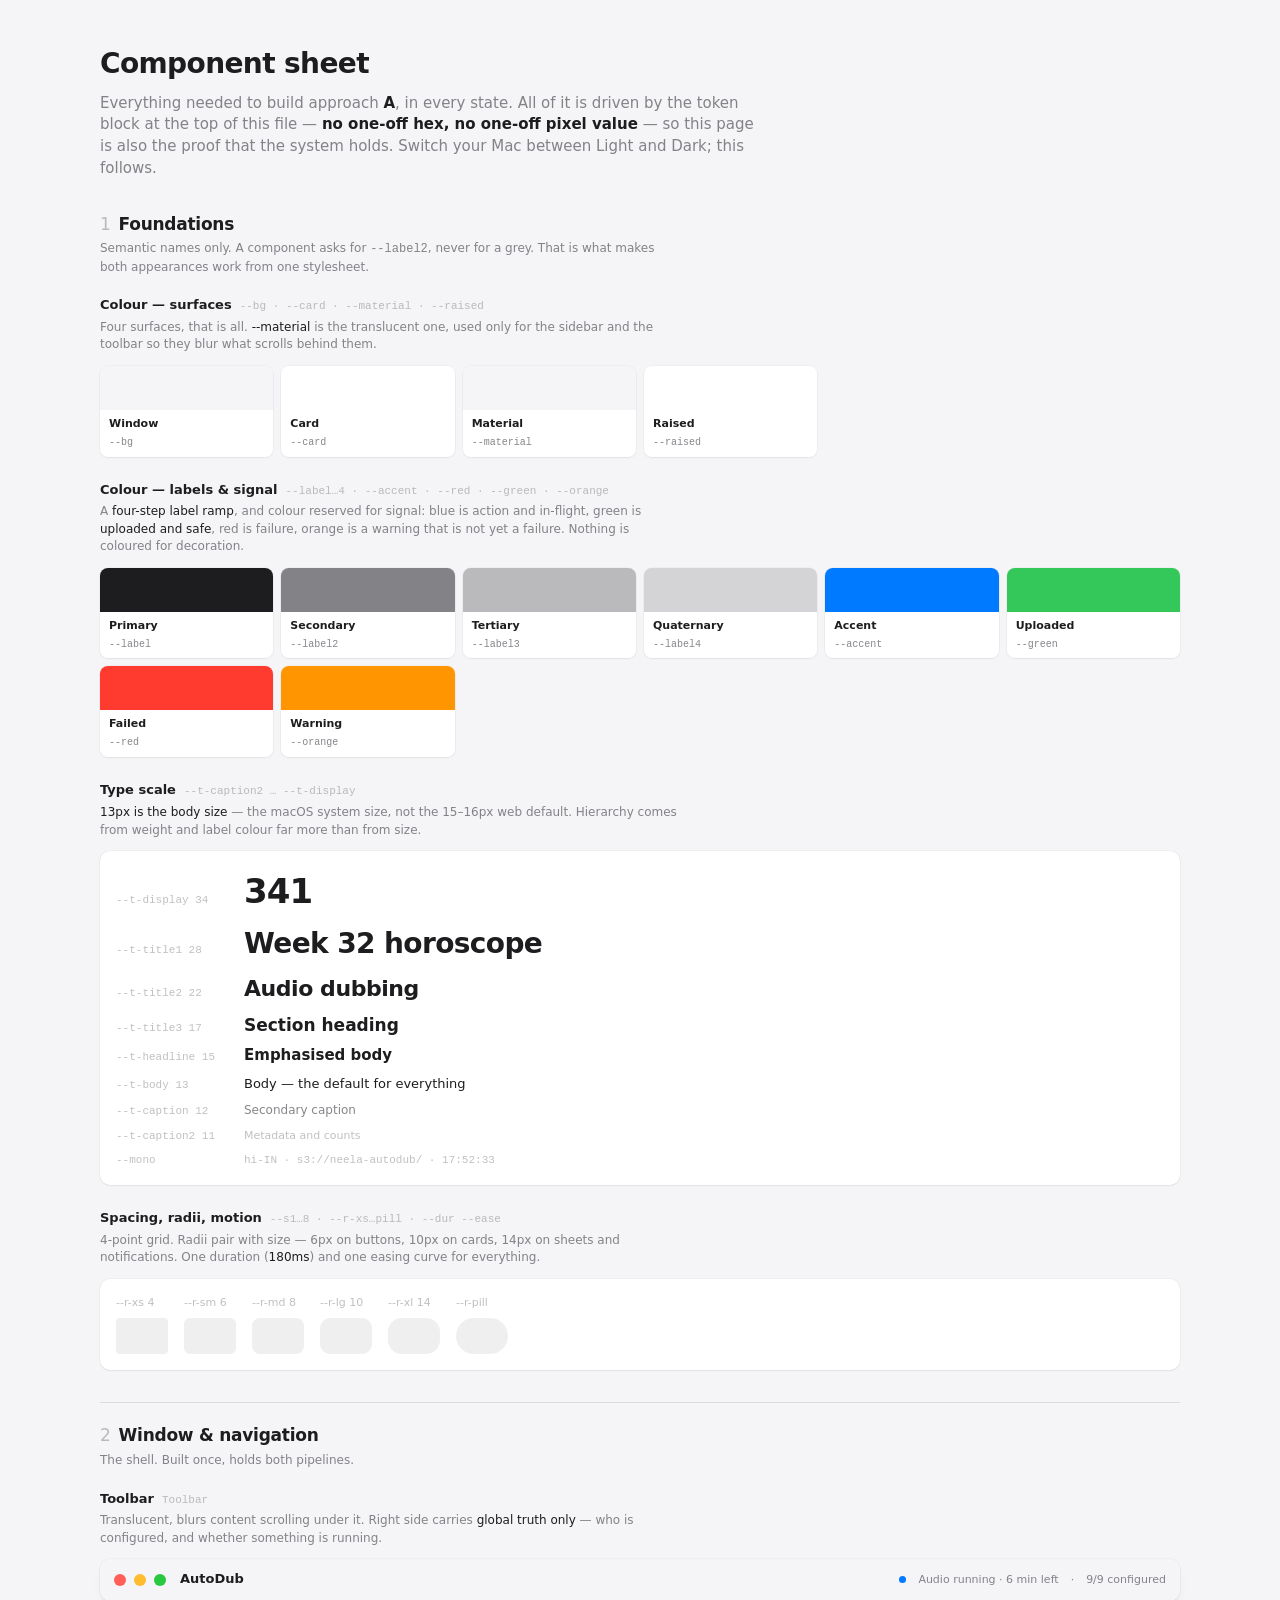
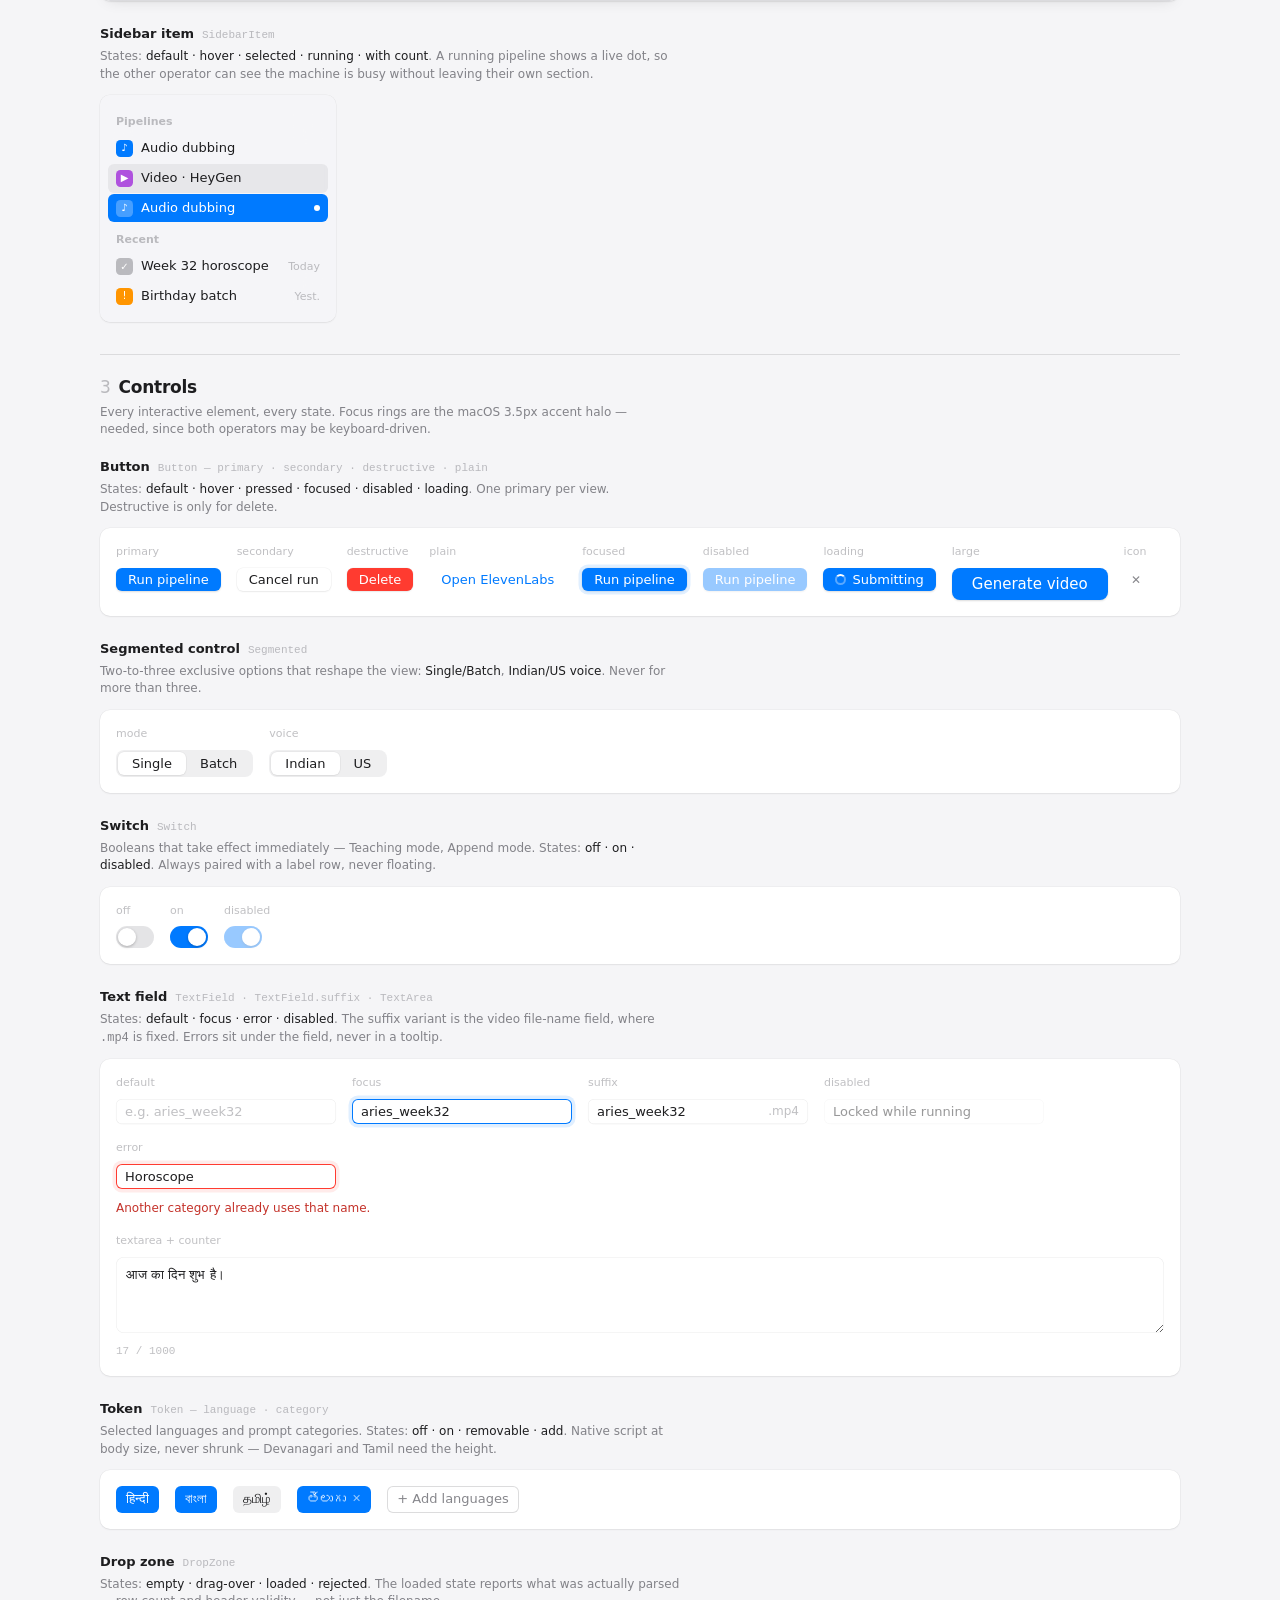
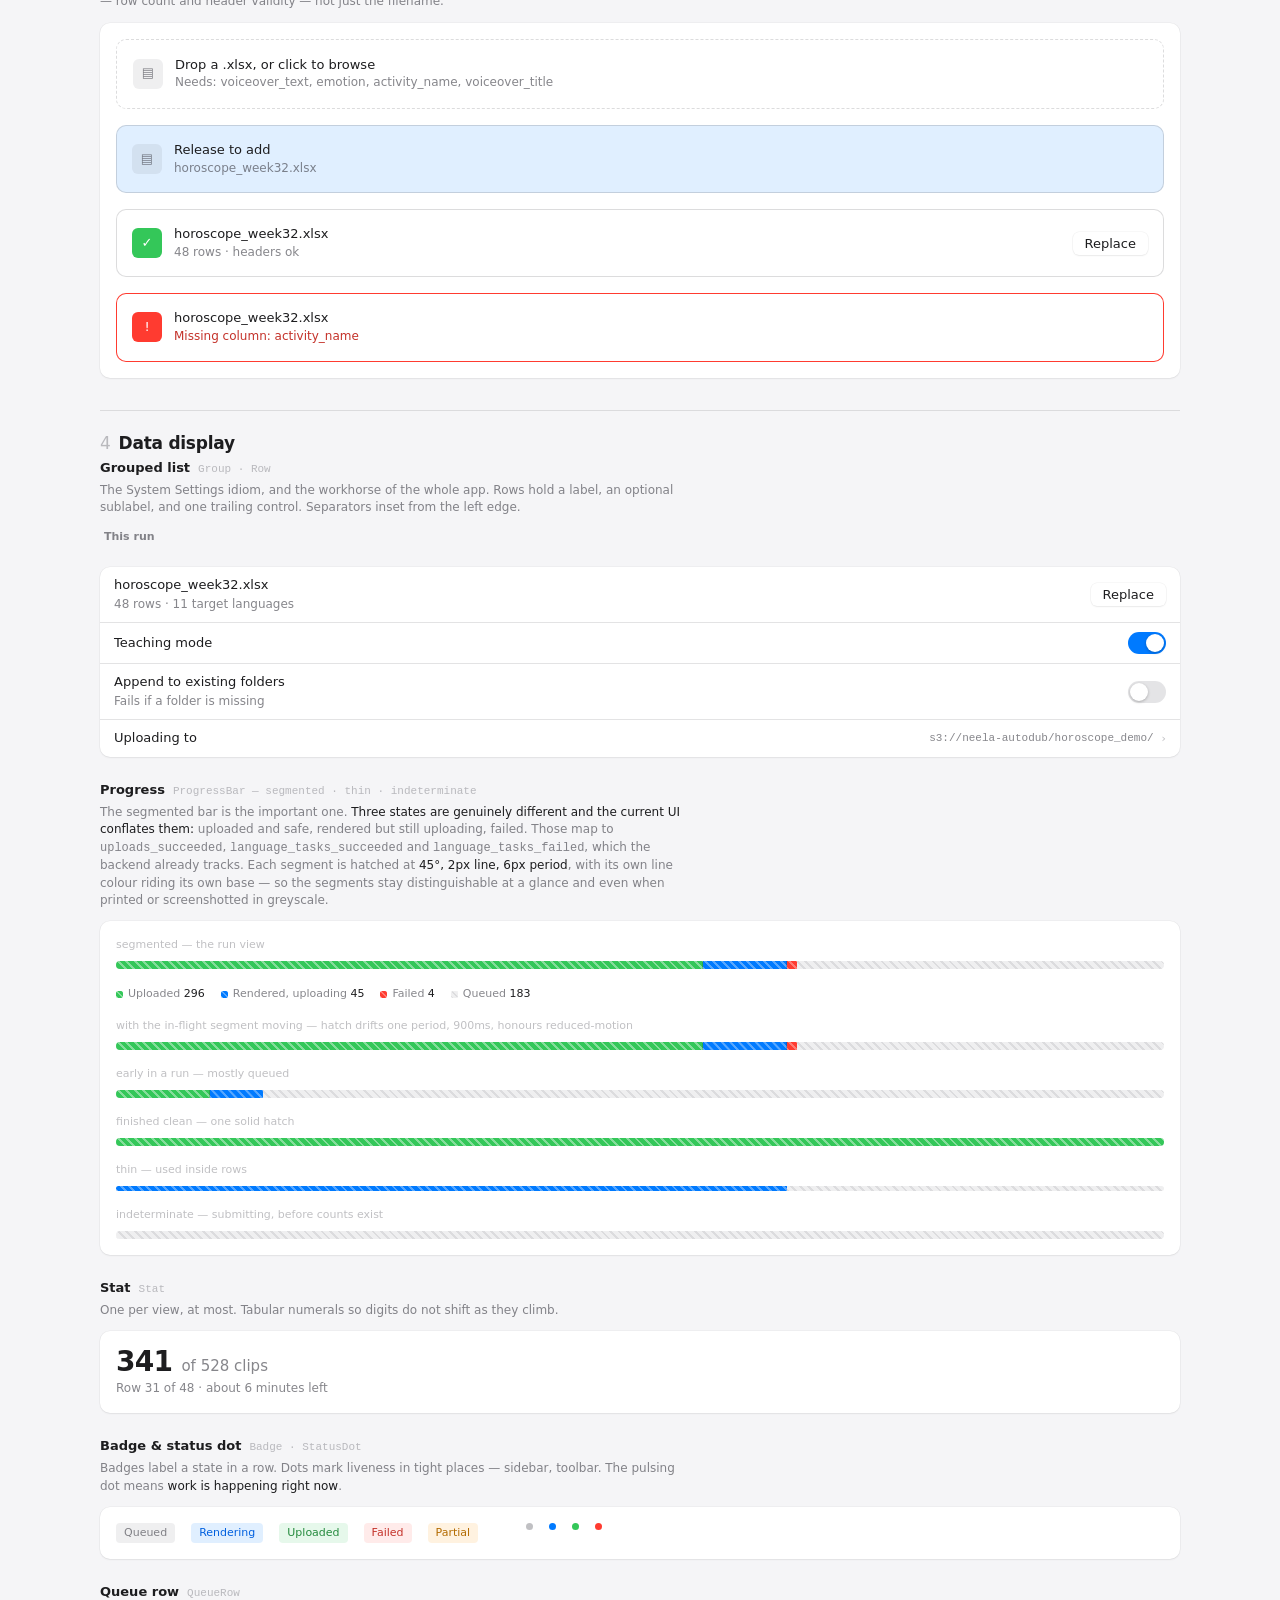
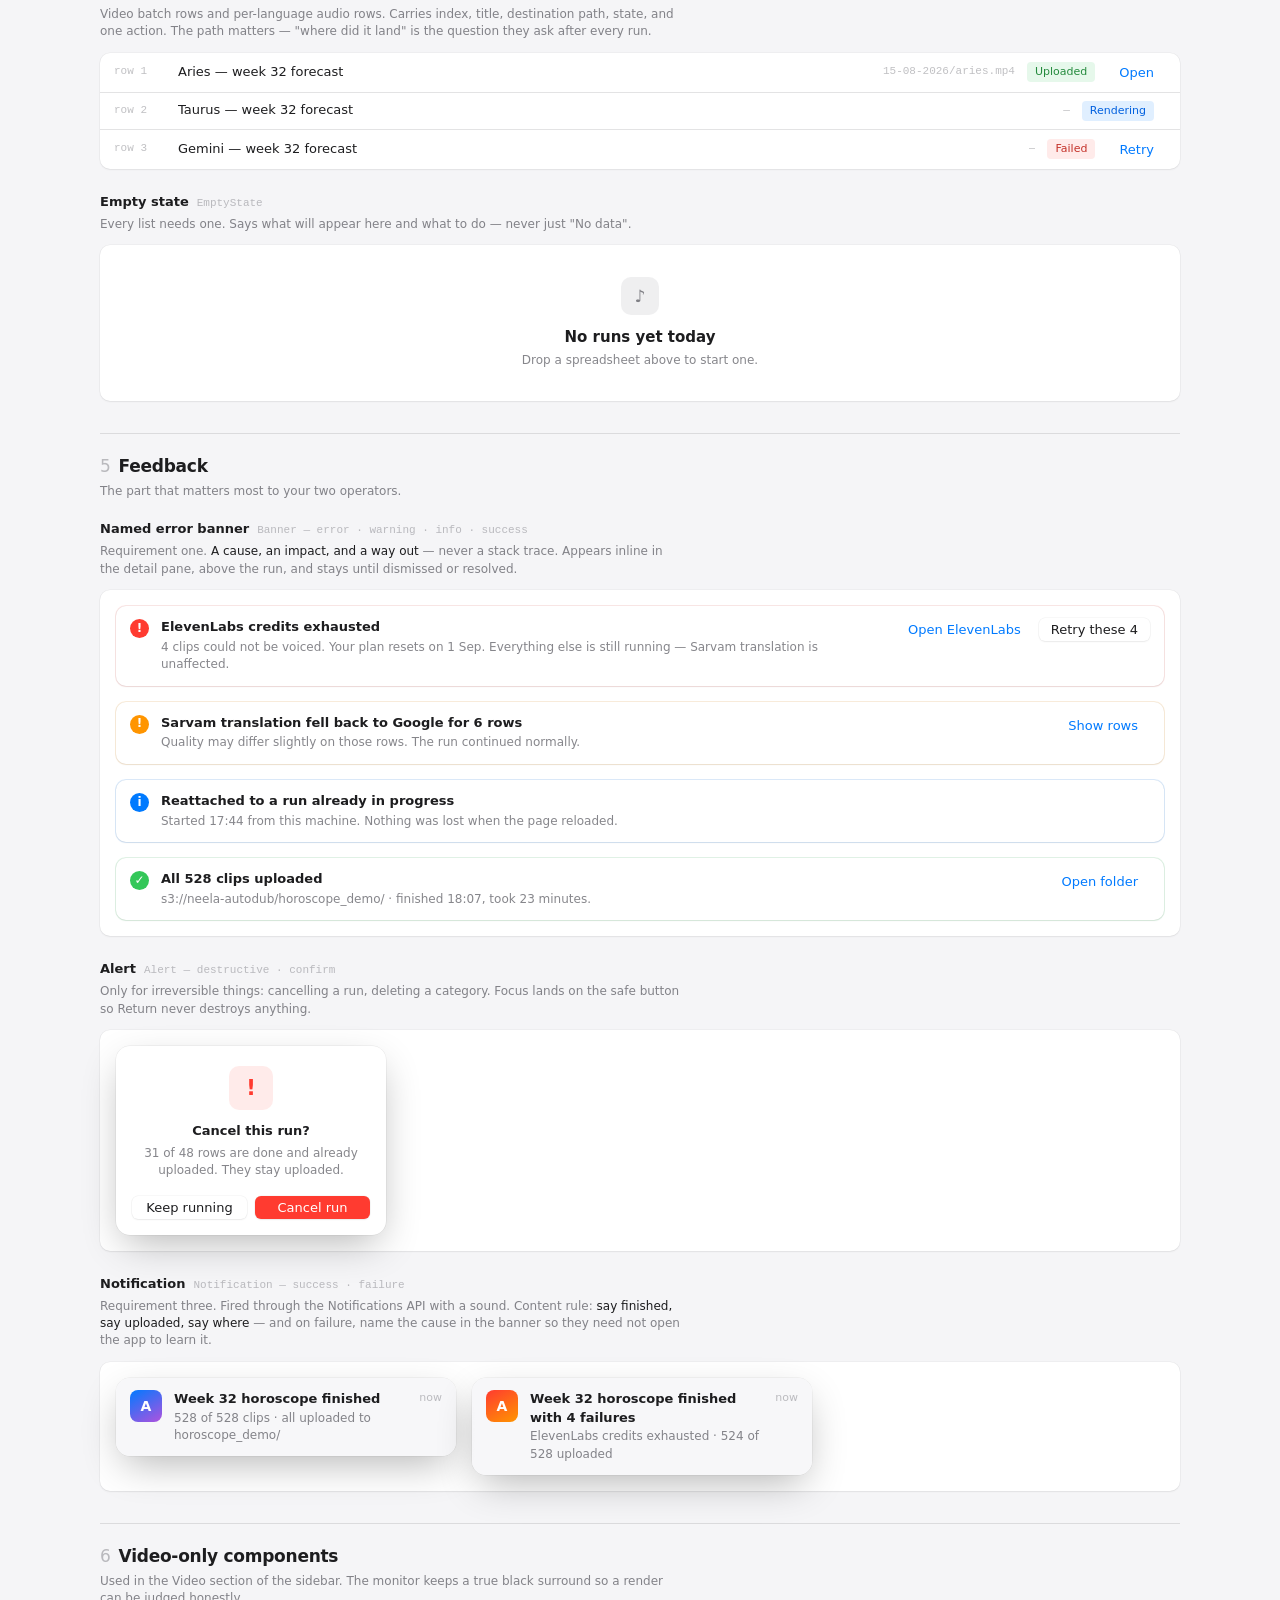
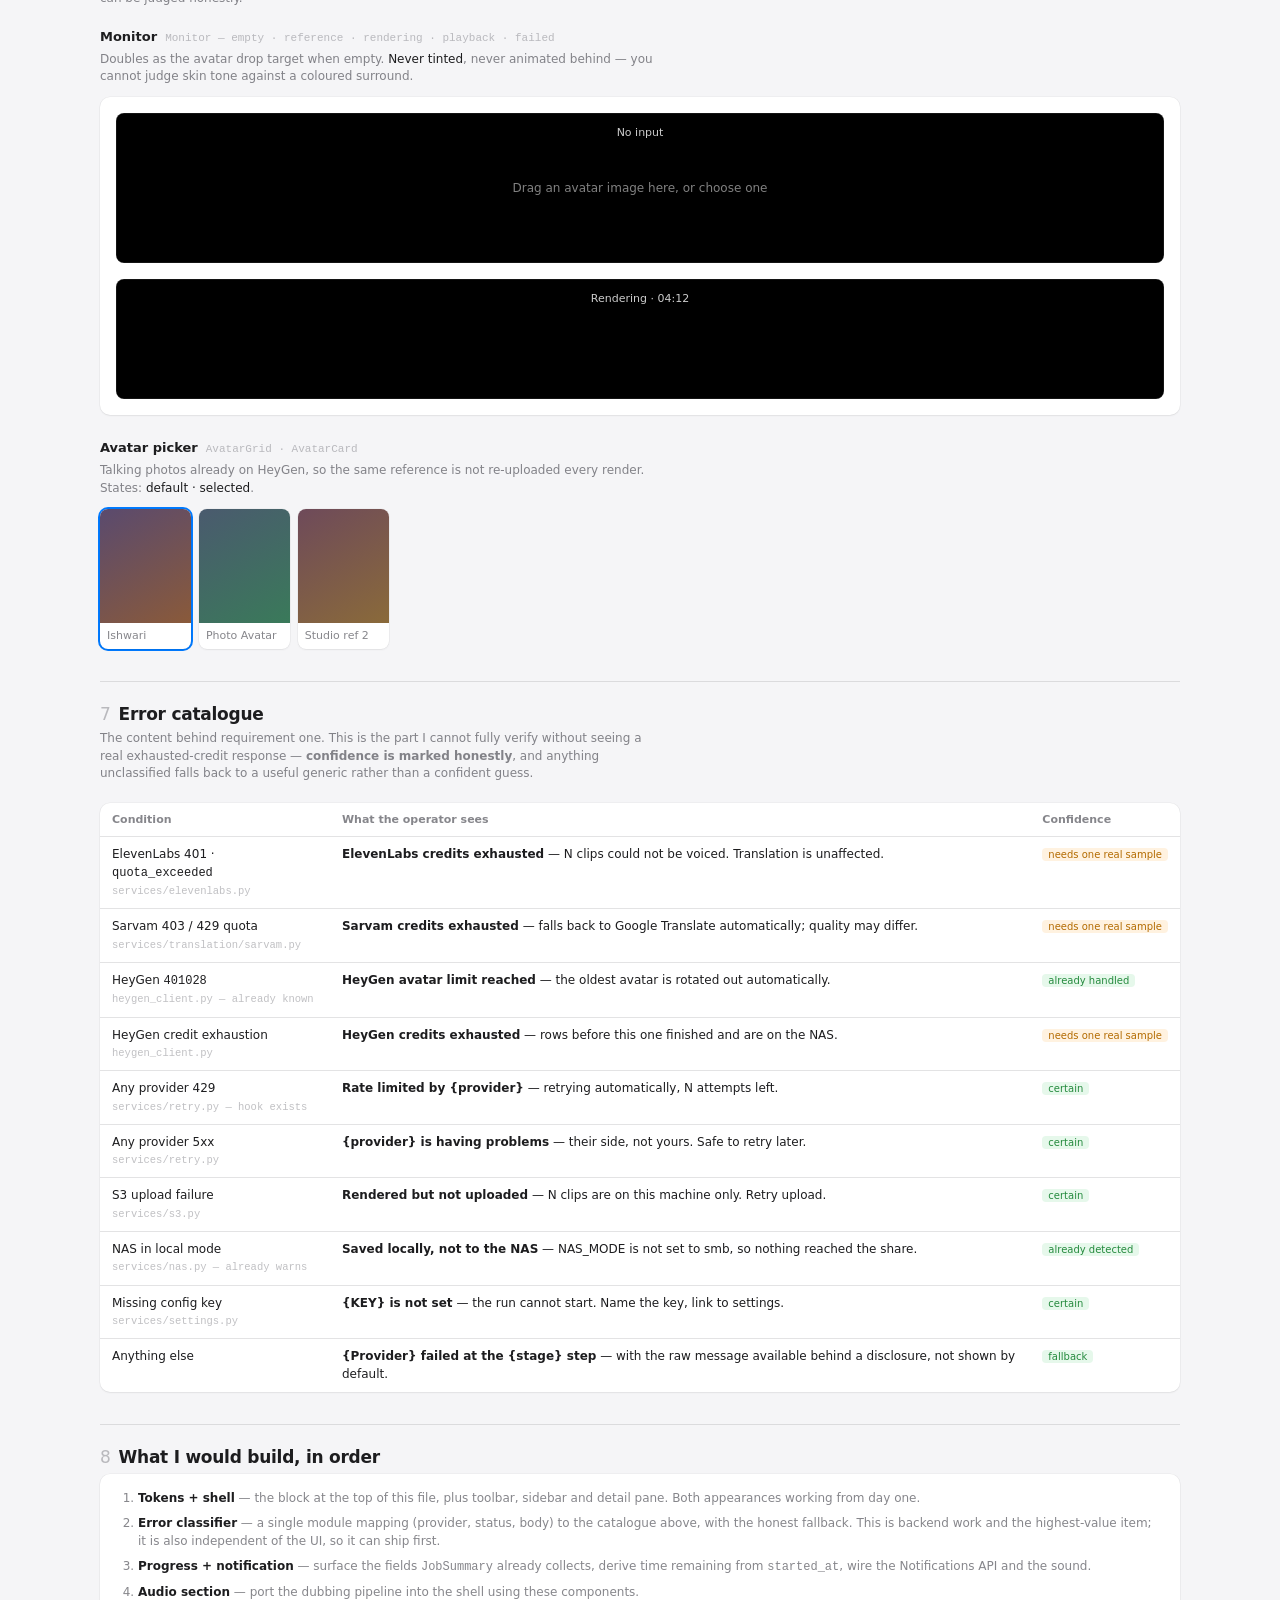
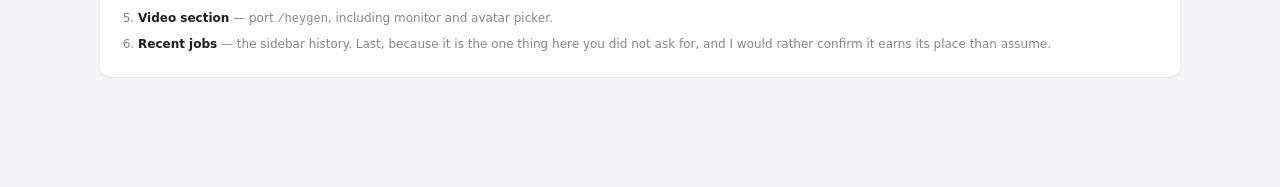
<file: docs/component-sheet.html>
<!doctype html>
<html lang="en">
<head>
<meta charset="utf-8" />
<meta name="viewport" content="width=device-width, initial-scale=1" />
<title>AutoDub — component sheet</title>
<style>
/* ═══════════════════════════════════════════════════════════════════════════
   FOUNDATIONS. Everything on this page is built from these tokens and nothing
   else — no one-off hex, no one-off px. SF Pro via -apple-system, no webfonts.
   Both appearances are real: this follows your Mac's Light/Dark setting.
   ═══════════════════════════════════════════════════════════════════════════ */
:root{
  --font:-apple-system,BlinkMacSystemFont,"SF Pro Text",system-ui,sans-serif;
  --mono:ui-monospace,"SF Mono",Menlo,monospace;

  /* type — macOS sizes, not web sizes. 13px is the system body. */
  --t-caption2:11px; --t-caption:12px; --t-body:13px; --t-headline:15px;
  --t-title3:17px; --t-title2:22px; --t-title1:28px; --t-display:34px;

  /* spacing — 4pt grid */
  --s1:4px; --s2:8px; --s3:12px; --s4:16px; --s5:20px; --s6:24px; --s8:32px;

  /* radii */
  --r-xs:4px; --r-sm:6px; --r-md:8px; --r-lg:10px; --r-xl:14px; --r-pill:999px;

  /* motion */
  --dur:180ms; --ease:cubic-bezier(.23,1,.32,1);

  /* light appearance */
  --bg:#F5F5F7; --card:#FFFFFF; --material:rgba(246,246,248,.80); --raised:#FFFFFF;
  --label:#1D1D1F; --label2:rgba(60,60,67,.62); --label3:rgba(60,60,67,.32); --label4:rgba(60,60,67,.18);
  --sep:rgba(60,60,67,.14); --hair:rgba(0,0,0,.08);
  --accent:#007AFF; --accent-soft:rgba(0,122,255,.12); --accent-ink:#0060DF;
  --red:#FF3B30; --red-soft:rgba(255,59,48,.10); --red-ink:#C4322A;
  --green:#34C759; --green-soft:rgba(52,199,89,.12); --green-ink:#248A3D;
  --orange:#FF9500; --orange-soft:rgba(255,149,0,.12); --orange-ink:#B36B00;
  --purple:#AF52DE;
  --fill:rgba(120,120,128,.12); --fill2:rgba(120,120,128,.20); --fill3:rgba(120,120,128,.28);
  /* hatch lines, one per signal colour — each rides its own base so the line
     reads as a lighter version of that segment rather than a second hue */
  --stripe-a:rgba(255,255,255,.34); --stripe-g:rgba(255,255,255,.40);
  --stripe-r:rgba(255,255,255,.32); --stripe-n:rgba(120,120,128,.16);
  --shadow-1:0 0 0 .5px rgba(0,0,0,.06),0 1px 2px rgba(0,0,0,.06);
  --shadow-2:0 0 0 .5px rgba(0,0,0,.06),0 1px 2px rgba(0,0,0,.06),0 6px 16px -8px rgba(0,0,0,.14);
  --shadow-3:0 0 0 .5px rgba(0,0,0,.08),0 14px 40px -8px rgba(0,0,0,.30);
}
@media (prefers-color-scheme:dark){
  :root{
    --bg:#1E1E1E; --card:#2C2C2E; --material:rgba(38,38,40,.72); --raised:#3A3A3C;
    --label:#FFFFFF; --label2:rgba(235,235,245,.60); --label3:rgba(235,235,245,.32); --label4:rgba(235,235,245,.18);
    --sep:rgba(235,235,245,.16); --hair:rgba(255,255,255,.10);
    --accent:#0A84FF; --accent-soft:rgba(10,132,255,.20); --accent-ink:#409CFF;
    --red:#FF453A; --red-soft:rgba(255,69,58,.18); --red-ink:#FF6961;
    --green:#30D158; --green-soft:rgba(48,209,88,.18); --green-ink:#30D158;
    --orange:#FF9F0A; --orange-soft:rgba(255,159,10,.18); --orange-ink:#FFB340;
    --purple:#BF5AF2;
    --fill:rgba(120,120,128,.24); --fill2:rgba(120,120,128,.36); --fill3:rgba(120,120,128,.44);
    --stripe-a:rgba(255,255,255,.26); --stripe-g:rgba(255,255,255,.28);
    --stripe-r:rgba(255,255,255,.24); --stripe-n:rgba(235,235,245,.10);
    --shadow-1:0 0 0 .5px rgba(0,0,0,.5),0 1px 2px rgba(0,0,0,.4);
    --shadow-2:0 0 0 .5px rgba(0,0,0,.5),0 2px 6px rgba(0,0,0,.4),0 10px 24px -10px rgba(0,0,0,.6);
    --shadow-3:0 0 0 .5px rgba(0,0,0,.6),0 18px 44px -8px rgba(0,0,0,.7);
  }
}
*{box-sizing:border-box;margin:0;padding:0}
body{background:var(--bg);color:var(--label);font-family:var(--font);font-size:var(--t-body);
  line-height:1.45;-webkit-font-smoothing:antialiased;padding:44px 24px 120px;}
.page{max-width:1080px;margin:0 auto;}
h1{font-size:var(--t-title1);font-weight:700;letter-spacing:-.022em;margin-bottom:var(--s2);}
.lede{font-size:var(--t-headline);color:var(--label2);max-width:70ch;margin-bottom:var(--s6);}
.lede b{color:var(--label);font-weight:590;}

/* sheet scaffolding */
h2{font-size:var(--t-title3);font-weight:640;letter-spacing:-.015em;margin:var(--s8) 0 var(--s1);
  padding-top:var(--s5);border-top:.5px solid var(--sep);}
h2:first-of-type{border-top:none;padding-top:0;}
h2 .n{color:var(--label3);font-weight:400;margin-right:var(--s2);font-variant-numeric:tabular-nums;}
.secnote{font-size:var(--t-caption);color:var(--label2);margin-bottom:var(--s5);max-width:74ch;}
.c{margin-bottom:var(--s6);}
.c > .h{display:flex;align-items:baseline;gap:var(--s2);margin-bottom:var(--s1);}
.c > .h .name{font-size:var(--t-body);font-weight:590;}
.c > .h .api{font-family:var(--mono);font-size:var(--t-caption2);color:var(--label3);}
.c > .use{font-size:var(--t-caption);color:var(--label2);margin-bottom:var(--s3);max-width:76ch;}
.c > .use b{color:var(--label);font-weight:510;}
.demo{background:var(--card);border-radius:var(--r-lg);box-shadow:var(--shadow-1);padding:var(--s4);
  display:flex;flex-wrap:wrap;gap:var(--s4);align-items:flex-start;}
.demo.col{flex-direction:column;align-items:stretch;}
.demo.plain{background:none;box-shadow:none;padding:0;}
.st{display:flex;flex-direction:column;gap:var(--s2);align-items:flex-start;}
.st > .lab{font-size:var(--t-caption2);color:var(--label3);font-variant-numeric:tabular-nums;}

/* ── swatches / scales ─────────────────────────────────────────────────── */
.sw-grid{display:grid;grid-template-columns:repeat(auto-fill,minmax(148px,1fr));gap:var(--s2);width:100%;}
.sw{border-radius:var(--r-md);overflow:hidden;box-shadow:var(--shadow-1);}
.sw i{display:block;height:44px;}
.sw .m{padding:6px 9px;background:var(--card);}
.sw .m b{display:block;font-size:var(--t-caption2);font-weight:590;}
.sw .m span{font-size:10px;color:var(--label2);font-family:var(--mono);}
.scale{display:flex;flex-direction:column;gap:var(--s2);width:100%;}
.scale > div{display:flex;align-items:baseline;gap:var(--s4);}
.scale .k{font-family:var(--mono);font-size:var(--t-caption2);color:var(--label3);width:112px;flex:none;}

/* ═══ WINDOW & NAVIGATION ═══ */
.win{border-radius:var(--r-lg);overflow:hidden;box-shadow:var(--shadow-3);width:100%;}
.tb{height:42px;display:flex;align-items:center;gap:var(--s2);padding:0 14px;background:var(--material);
  backdrop-filter:saturate(180%) blur(20px);border-bottom:.5px solid var(--sep);}
.tl{display:flex;gap:8px;}.tl i{width:12px;height:12px;border-radius:50%;}
.tl i:nth-child(1){background:#FF5F57}.tl i:nth-child(2){background:#FEBC2E}.tl i:nth-child(3){background:#28C840}
.tbt{font-size:var(--t-body);font-weight:590;margin-left:6px;}
.tbr{margin-left:auto;display:flex;align-items:center;gap:var(--s3);font-size:var(--t-caption2);color:var(--label2);}
.sb{background:var(--material);backdrop-filter:saturate(180%) blur(20px);padding:10px 8px;width:214px;}
.sbh{font-size:var(--t-caption2);font-weight:590;color:var(--label3);padding:9px 8px 4px;}
.sbi{display:flex;align-items:center;gap:var(--s2);padding:5px 8px;border-radius:var(--r-sm);font-size:var(--t-body);margin-bottom:1px;}
.sbi .g{width:17px;height:17px;border-radius:4.5px;display:grid;place-items:center;font-size:10px;color:#fff;background:var(--accent);flex:none;}
.sbi .g.p{background:var(--purple)}.sbi .g.o{background:var(--orange)}.sbi .g.n{background:var(--label3)}
.sbi.hover{background:var(--fill);}
.sbi.on{background:var(--accent);color:#fff;}
.sbi.on .g{background:rgba(255,255,255,.28);}
.sbi .r{margin-left:auto;font-size:var(--t-caption2);color:var(--label3);font-variant-numeric:tabular-nums;}
.sbi.on .r{color:rgba(255,255,255,.75);}
.sbi .live{margin-left:auto;width:6px;height:6px;border-radius:50%;background:var(--accent);}
.sbi.on .live{background:#fff;}

/* ═══ CONTROLS ═══ */
.btn{font-family:var(--font);font-size:var(--t-body);padding:4px 12px;border-radius:var(--r-sm);border:none;cursor:pointer;
  background:var(--raised);color:var(--label);box-shadow:var(--shadow-1);transition:filter var(--dur) var(--ease),transform 100ms var(--ease);}
.btn:hover{filter:brightness(.97)}
@media (prefers-color-scheme:dark){.btn:hover{filter:brightness(1.15)}}
.btn:active{transform:scale(.97)}
.btn.p{background:var(--accent);color:#fff;font-weight:510;box-shadow:0 1px 2px rgba(0,0,0,.14);}
.btn.d{background:var(--red);color:#fff;font-weight:510;}
.btn.q{background:none;box-shadow:none;color:var(--accent);}
.btn.big{font-size:var(--t-headline);padding:7px 20px;border-radius:var(--r-md);}
.btn[disabled]{opacity:.4;pointer-events:none;}
.btn.focus{box-shadow:var(--shadow-1),0 0 0 3.5px var(--accent-soft);}
.btn .spin{display:inline-block;width:11px;height:11px;border-radius:50%;border:2px solid rgba(255,255,255,.35);
  border-top-color:#fff;margin-right:6px;vertical-align:-1px;animation:sp .7s linear infinite;}
@keyframes sp{to{transform:rotate(360deg)}}
.iconbtn{width:24px;height:24px;border-radius:var(--r-sm);background:none;border:none;cursor:pointer;color:var(--label2);
  display:grid;place-items:center;font-size:12px;}
.iconbtn:hover{background:var(--fill);color:var(--label);}

.seg{display:inline-flex;padding:2px;background:var(--fill);border-radius:var(--r-md);}
.seg button{font-family:var(--font);font-size:var(--t-body);padding:4px 14px;border:none;border-radius:var(--r-sm);
  background:none;color:var(--label);cursor:pointer;}
.seg button.on{background:var(--raised);box-shadow:var(--shadow-1);font-weight:510;}

.sw-t{width:38px;height:22px;border-radius:var(--r-pill);background:var(--fill2);position:relative;flex:none;
  transition:background var(--dur) var(--ease);cursor:pointer;}
.sw-t.on{background:var(--accent);}
.sw-t::after{content:"";position:absolute;top:2px;left:2px;width:18px;height:18px;border-radius:50%;background:#fff;
  box-shadow:0 1px 3px rgba(0,0,0,.25);transition:left var(--dur) var(--ease);}
.sw-t.on::after{left:18px;}
.sw-t.dis{opacity:.4;}

.fld{font-family:var(--font);font-size:var(--t-body);padding:5px 9px;border-radius:var(--r-sm);width:220px;
  background:var(--card);color:var(--label);border:none;box-shadow:inset 0 0 0 .5px var(--hair),0 .5px 1px rgba(0,0,0,.04);}
.fld::placeholder{color:var(--label3);}
.fld.focus{box-shadow:inset 0 0 0 1px var(--accent),0 0 0 3.5px var(--accent-soft);outline:none;}
.fld.bad{box-shadow:inset 0 0 0 1px var(--red),0 0 0 3.5px var(--red-soft);}
.fld[disabled]{opacity:.45;}
.fldwrap{position:relative;display:inline-block;}
.fldwrap .suffix{position:absolute;right:9px;top:50%;transform:translateY(-50%);font-size:var(--t-caption);color:var(--label3);}
.fldwrap .fld{padding-right:42px;}
.area{font-family:var(--font);font-size:var(--t-body);line-height:1.5;padding:8px 10px;border-radius:var(--r-md);width:100%;
  min-height:76px;resize:vertical;background:var(--card);color:var(--label);border:none;
  box-shadow:inset 0 0 0 .5px var(--hair);}
.counter{font-family:var(--mono);font-size:var(--t-caption2);color:var(--label3);text-align:right;margin-top:3px;font-variant-numeric:tabular-nums;}
.errtext{font-size:var(--t-caption);color:var(--red-ink);margin-top:3px;}

.token{display:inline-flex;align-items:center;gap:6px;font-size:var(--t-body);padding:4px 10px;border-radius:var(--r-sm);
  background:var(--fill);color:var(--label);cursor:pointer;}
.token.on{background:var(--accent);color:#fff;}
.token.add{background:none;box-shadow:inset 0 0 0 1px var(--label4);color:var(--label2);}
.token .x{opacity:.6;font-size:11px;}

.drop{border-radius:var(--r-lg);padding:var(--s4);display:flex;align-items:center;gap:var(--s3);width:100%;
  background:var(--card);box-shadow:inset 0 0 0 1px var(--label4);cursor:pointer;}
.drop.dash{box-shadow:none;border:1.5px dashed var(--label4);background:none;}
.drop.over{border-color:var(--accent);background:var(--accent-soft);}
.drop.bad{box-shadow:inset 0 0 0 1px var(--red);}
.drop .ic{width:30px;height:30px;border-radius:var(--r-sm);background:var(--fill);display:grid;place-items:center;flex:none;color:var(--label2);}
.drop .ic.ok{background:var(--green);color:#fff;}
.drop .ic.no{background:var(--red);color:#fff;}
.drop .t{font-size:var(--t-body);font-weight:510;}
.drop .s{font-size:var(--t-caption);color:var(--label2);}

/* ═══ DATA DISPLAY ═══ */
.grp{background:var(--card);border-radius:var(--r-lg);box-shadow:var(--shadow-1);overflow:hidden;width:100%;}
.gh{font-size:var(--t-caption2);font-weight:590;color:var(--label2);padding:0 4px 6px;}
.row{display:flex;align-items:center;gap:var(--s3);padding:9px 14px;}
.row + .row{border-top:.5px solid var(--sep);}
.row .t{font-size:var(--t-body);}
.row .s{font-size:var(--t-caption);color:var(--label2);margin-top:1px;}
.row .rt{margin-left:auto;display:flex;align-items:center;gap:var(--s2);color:var(--label2);}
.row .chev{color:var(--label3);font-size:11px;}

/* The track carries a faint hatch of its own so "queued" reads as allocated
   work rather than empty space. --hatch is the one geometry: 45°, 2px line,
   6px period. Every striped surface in the app uses it. */
.bar{height:8px;border-radius:4px;overflow:hidden;display:flex;width:100%;
  background-color:var(--fill);
  background-image:repeating-linear-gradient(45deg,var(--stripe-n) 0 2px,transparent 2px 6px);}
.bar i{display:block;height:100%;position:relative;
  box-shadow:inset -1px 0 0 rgba(0,0,0,.16);}   /* hairline so hatches don't run together */
.bar i:last-child{box-shadow:none;}
.bar.thin{height:5px;border-radius:2.5px;}
.bar .up{background-color:var(--green);
  background-image:repeating-linear-gradient(45deg,var(--stripe-g) 0 2px,transparent 2px 6px);}
.bar .done{background-color:var(--accent);
  background-image:repeating-linear-gradient(45deg,var(--stripe-a) 0 2px,transparent 2px 6px);}
.bar .bad{background-color:var(--red);
  background-image:repeating-linear-gradient(45deg,var(--stripe-r) 0 2px,transparent 2px 6px);}
/* the in-flight segment is the only thing allowed to move: the hatch drifts one
   full period, so "working right now" is visible without any other animation */
.bar .done.live{background-size:8.49px 8.49px;animation:hatch 900ms linear infinite;}
@keyframes hatch{to{background-position:8.49px 0}}
@media (prefers-reduced-motion:reduce){.bar .done.live{animation:none}}
/* legend keys carry the same hatch so the mapping is unmistakable */
.legend i.k{background-color:var(--fill);background-image:repeating-linear-gradient(45deg,var(--stripe-n) 0 1.5px,transparent 1.5px 4.5px);}
.legend i.k.g{background-color:var(--green);background-image:repeating-linear-gradient(45deg,var(--stripe-g) 0 1.5px,transparent 1.5px 4.5px);}
.legend i.k.a{background-color:var(--accent);background-image:repeating-linear-gradient(45deg,var(--stripe-a) 0 1.5px,transparent 1.5px 4.5px);}
.legend i.k.r{background-color:var(--red);background-image:repeating-linear-gradient(45deg,var(--stripe-r) 0 1.5px,transparent 1.5px 4.5px);}
/* background-color only, so the track hatch inherited from .bar survives */
.bar.indet{position:relative;background-color:var(--fill);}
.bar.indet::after{content:"";position:absolute;top:0;left:-35%;width:35%;height:100%;
  background-color:var(--accent);
  background-image:repeating-linear-gradient(45deg,var(--stripe-a) 0 2px,transparent 2px 6px);
  border-radius:4px;animation:ind 1.3s var(--ease) infinite;}
@keyframes ind{to{left:100%}}
.legend{display:flex;gap:var(--s4);font-size:var(--t-caption2);color:var(--label2);flex-wrap:wrap;}
.legend b{color:var(--label);font-weight:510;font-variant-numeric:tabular-nums;}
.legend i{width:7px;height:7px;border-radius:2px;display:inline-block;margin-right:5px;vertical-align:middle;}

.stat .v{font-size:var(--t-title1);font-weight:640;letter-spacing:-.025em;font-variant-numeric:tabular-nums;line-height:1.1;}
.stat .v span{font-size:var(--t-headline);font-weight:400;color:var(--label2);letter-spacing:0;}
.stat .k{font-size:var(--t-caption);color:var(--label2);margin-top:2px;}

.badge{display:inline-flex;align-items:center;gap:5px;font-size:var(--t-caption2);font-weight:510;padding:2px 8px;border-radius:var(--r-xs);
  background:var(--fill);color:var(--label2);}
.badge.g{background:var(--green-soft);color:var(--green-ink);}
.badge.r{background:var(--red-soft);color:var(--red-ink);}
.badge.o{background:var(--orange-soft);color:var(--orange-ink);}
.badge.a{background:var(--accent-soft);color:var(--accent-ink);}
.dot{width:7px;height:7px;border-radius:50%;display:inline-block;}
.dot.g{background:var(--green)}.dot.r{background:var(--red)}.dot.o{background:var(--orange)}.dot.a{background:var(--accent)}
.dot.n{background:var(--label3)}
.dot.pulse{animation:pl 1.4s ease-in-out infinite;}
@keyframes pl{50%{opacity:.35}}

.qrow{display:grid;grid-template-columns:52px 1fr auto auto auto;align-items:center;gap:var(--s3);padding:8px 14px;font-size:var(--t-body);}
.qrow + .qrow{border-top:.5px solid var(--sep);}
.qrow .i{font-family:var(--mono);font-size:var(--t-caption2);color:var(--label3);}
.qrow .nm{overflow:hidden;text-overflow:ellipsis;white-space:nowrap;}
.qrow .path{font-family:var(--mono);font-size:var(--t-caption2);color:var(--label3);max-width:190px;overflow:hidden;text-overflow:ellipsis;white-space:nowrap;}

.empty{text-align:center;padding:var(--s8) var(--s4);color:var(--label2);}
.empty .g{width:38px;height:38px;border-radius:var(--r-lg);background:var(--fill);display:grid;place-items:center;margin:0 auto var(--s3);font-size:17px;}
.empty .t{font-size:var(--t-headline);font-weight:590;color:var(--label);}
.empty .s{font-size:var(--t-caption);margin-top:3px;}

/* ═══ FEEDBACK ═══ */
.banner{display:flex;gap:var(--s3);background:var(--card);border-radius:var(--r-lg);padding:12px 14px;width:100%;
  box-shadow:var(--shadow-1),0 0 0 1px var(--red-soft);}
.banner.warn{box-shadow:var(--shadow-1),0 0 0 1px var(--orange-soft);}
.banner.info{box-shadow:var(--shadow-1),0 0 0 1px var(--accent-soft);}
.banner.ok{box-shadow:var(--shadow-1),0 0 0 1px var(--green-soft);}
.banner .ic{width:19px;height:19px;border-radius:50%;display:grid;place-items:center;font-size:12px;font-weight:700;color:#fff;flex:none;margin-top:1px;background:var(--red);}
.banner.warn .ic{background:var(--orange)}.banner.info .ic{background:var(--accent)}.banner.ok .ic{background:var(--green)}
.banner .h{font-size:var(--t-body);font-weight:590;}
.banner .d{font-size:var(--t-caption);color:var(--label2);margin-top:2px;}
.banner .d code{font-family:var(--mono);font-size:var(--t-caption2);background:var(--fill);padding:1px 5px;border-radius:var(--r-xs);}
.banner .a{margin-left:auto;display:flex;gap:6px;flex:none;align-items:flex-start;}

.alert{width:270px;background:var(--card);border-radius:var(--r-xl);box-shadow:var(--shadow-3);padding:var(--s5) var(--s4) var(--s4);text-align:center;}
.alert .g{width:44px;height:44px;border-radius:var(--r-lg);background:var(--red-soft);color:var(--red);display:grid;place-items:center;
  font-size:21px;font-weight:700;margin:0 auto var(--s3);}
.alert .t{font-size:var(--t-body);font-weight:640;}
.alert .m{font-size:var(--t-caption);color:var(--label2);margin-top:4px;}
.alert .acts{display:flex;gap:var(--s2);margin-top:var(--s4);}
.alert .acts .btn{flex:1;justify-content:center;text-align:center;}

.notif{width:340px;background:var(--material);backdrop-filter:saturate(180%) blur(30px);border-radius:var(--r-xl);
  box-shadow:var(--shadow-3);padding:12px 14px;display:flex;gap:var(--s3);}
.notif .app{width:32px;height:32px;border-radius:var(--r-md);background:linear-gradient(150deg,var(--accent),var(--purple));
  flex:none;display:grid;place-items:center;color:#fff;font-size:14px;font-weight:700;}
.notif .n{font-size:var(--t-body);font-weight:590;}
.notif .m{font-size:var(--t-caption);color:var(--label2);margin-top:1px;}
.notif .w{font-size:var(--t-caption2);color:var(--label3);margin-left:auto;flex:none;}

.monitor{border-radius:var(--r-md);background:#000;display:grid;place-items:center;min-height:150px;width:100%;
  box-shadow:inset 0 0 0 .5px rgba(255,255,255,.16);color:rgba(255,255,255,.5);font-size:var(--t-caption);position:relative;}
.monitor .tag{position:absolute;top:9px;left:50%;transform:translateX(-50%);font-size:var(--t-caption2);
  background:rgba(0,0,0,.5);color:rgba(255,255,255,.8);padding:3px 9px;border-radius:var(--r-xs);}
.avgrid{display:grid;grid-template-columns:repeat(auto-fill,minmax(84px,1fr));gap:var(--s2);width:100%;}
.avcard{border-radius:var(--r-md);overflow:hidden;box-shadow:var(--shadow-1);background:var(--card);cursor:pointer;}
.avcard .im{aspect-ratio:4/5;background:linear-gradient(150deg,#5A4A6E,#8A5A3A);}
.avcard .nm{padding:5px 7px;font-size:var(--t-caption2);color:var(--label2);overflow:hidden;text-overflow:ellipsis;white-space:nowrap;}
.avcard.on{box-shadow:var(--shadow-1),0 0 0 2px var(--accent);}

/* error catalogue table */
table{width:100%;border-collapse:collapse;background:var(--card);border-radius:var(--r-lg);overflow:hidden;box-shadow:var(--shadow-1);}
th{text-align:left;font-size:var(--t-caption2);font-weight:590;color:var(--label2);padding:9px 12px;border-bottom:.5px solid var(--sep);}
td{padding:9px 12px;font-size:var(--t-caption);vertical-align:top;border-bottom:.5px solid var(--sep);}
tr:last-child td{border-bottom:none;}
td.w{width:34%;}
td b{font-weight:590;}
td .src{font-family:var(--mono);font-size:10.5px;color:var(--label3);display:block;margin-top:2px;}
.conf{font-size:10px;padding:1px 6px;border-radius:var(--r-xs);white-space:nowrap;}
.conf.hi{background:var(--green-soft);color:var(--green-ink)}
.conf.me{background:var(--orange-soft);color:var(--orange-ink)}

.build{background:var(--card);border-radius:var(--r-lg);box-shadow:var(--shadow-1);padding:var(--s4) var(--s5);}
.build li{margin:0 0 var(--s2) 18px;font-size:var(--t-caption);color:var(--label2);}
.build li b{color:var(--label);font-weight:590;}
@media (max-width:760px){.fld{width:100%}}
</style>
</head>
<body>
<div class="page">

<h1>Component sheet</h1>
<p class="lede">Everything needed to build approach <b>A</b>, in every state. All of it is driven by the token block at the top of this file — <b>no one-off hex, no one-off pixel value</b> — so this page is also the proof that the system holds. Switch your Mac between Light and Dark; this follows.</p>

<!-- ══════════════════ 1 FOUNDATIONS ══════════════════ -->
<h2><span class="n">1</span>Foundations</h2>
<p class="secnote">Semantic names only. A component asks for <code>--label2</code>, never for a grey. That is what makes both appearances work from one stylesheet.</p>

<div class="c">
  <div class="h"><span class="name">Colour — surfaces</span><span class="api">--bg · --card · --material · --raised</span></div>
  <div class="use">Four surfaces, that is all. <b>--material</b> is the translucent one, used only for the sidebar and the toolbar so they blur what scrolls behind them.</div>
  <div class="demo plain"><div class="sw-grid">
    <div class="sw"><i style="background:var(--bg)"></i><div class="m"><b>Window</b><span>--bg</span></div></div>
    <div class="sw"><i style="background:var(--card)"></i><div class="m"><b>Card</b><span>--card</span></div></div>
    <div class="sw"><i style="background:var(--material);backdrop-filter:blur(10px)"></i><div class="m"><b>Material</b><span>--material</span></div></div>
    <div class="sw"><i style="background:var(--raised)"></i><div class="m"><b>Raised</b><span>--raised</span></div></div>
  </div></div>
</div>

<div class="c">
  <div class="h"><span class="name">Colour — labels &amp; signal</span><span class="api">--label…4 · --accent · --red · --green · --orange</span></div>
  <div class="use">A <b>four-step label ramp</b>, and colour reserved for signal: blue is action and in-flight, green is <b>uploaded and safe</b>, red is failure, orange is a warning that is not yet a failure. Nothing is coloured for decoration.</div>
  <div class="demo plain"><div class="sw-grid">
    <div class="sw"><i style="background:var(--label)"></i><div class="m"><b>Primary</b><span>--label</span></div></div>
    <div class="sw"><i style="background:var(--label2)"></i><div class="m"><b>Secondary</b><span>--label2</span></div></div>
    <div class="sw"><i style="background:var(--label3)"></i><div class="m"><b>Tertiary</b><span>--label3</span></div></div>
    <div class="sw"><i style="background:var(--label4)"></i><div class="m"><b>Quaternary</b><span>--label4</span></div></div>
    <div class="sw"><i style="background:var(--accent)"></i><div class="m"><b>Accent</b><span>--accent</span></div></div>
    <div class="sw"><i style="background:var(--green)"></i><div class="m"><b>Uploaded</b><span>--green</span></div></div>
    <div class="sw"><i style="background:var(--red)"></i><div class="m"><b>Failed</b><span>--red</span></div></div>
    <div class="sw"><i style="background:var(--orange)"></i><div class="m"><b>Warning</b><span>--orange</span></div></div>
  </div></div>
</div>

<div class="c">
  <div class="h"><span class="name">Type scale</span><span class="api">--t-caption2 … --t-display</span></div>
  <div class="use"><b>13px is the body size</b> — the macOS system size, not the 15–16px web default. Hierarchy comes from weight and label colour far more than from size.</div>
  <div class="demo col">
    <div class="scale">
      <div><span class="k">--t-display 34</span><span style="font-size:34px;font-weight:640;letter-spacing:-.025em;">341</span></div>
      <div><span class="k">--t-title1 28</span><span style="font-size:28px;font-weight:700;letter-spacing:-.022em;">Week 32 horoscope</span></div>
      <div><span class="k">--t-title2 22</span><span style="font-size:22px;font-weight:640;letter-spacing:-.02em;">Audio dubbing</span></div>
      <div><span class="k">--t-title3 17</span><span style="font-size:17px;font-weight:640;">Section heading</span></div>
      <div><span class="k">--t-headline 15</span><span style="font-size:15px;font-weight:590;">Emphasised body</span></div>
      <div><span class="k">--t-body 13</span><span style="font-size:13px;">Body — the default for everything</span></div>
      <div><span class="k">--t-caption 12</span><span style="font-size:12px;color:var(--label2)">Secondary caption</span></div>
      <div><span class="k">--t-caption2 11</span><span style="font-size:11px;color:var(--label3)">Metadata and counts</span></div>
      <div><span class="k">--mono</span><span style="font-family:var(--mono);font-size:11px;color:var(--label3)">hi-IN · s3://neela-autodub/ · 17:52:33</span></div>
    </div>
  </div>
</div>

<div class="c">
  <div class="h"><span class="name">Spacing, radii, motion</span><span class="api">--s1…8 · --r-xs…pill · --dur --ease</span></div>
  <div class="use">4-point grid. Radii pair with size — 6px on buttons, 10px on cards, 14px on sheets and notifications. One duration (<b>180ms</b>) and one easing curve for everything.</div>
  <div class="demo">
    <div class="st"><span class="lab">--r-xs 4</span><div style="width:52px;height:36px;background:var(--fill);border-radius:var(--r-xs)"></div></div>
    <div class="st"><span class="lab">--r-sm 6</span><div style="width:52px;height:36px;background:var(--fill);border-radius:var(--r-sm)"></div></div>
    <div class="st"><span class="lab">--r-md 8</span><div style="width:52px;height:36px;background:var(--fill);border-radius:var(--r-md)"></div></div>
    <div class="st"><span class="lab">--r-lg 10</span><div style="width:52px;height:36px;background:var(--fill);border-radius:var(--r-lg)"></div></div>
    <div class="st"><span class="lab">--r-xl 14</span><div style="width:52px;height:36px;background:var(--fill);border-radius:var(--r-xl)"></div></div>
    <div class="st"><span class="lab">--r-pill</span><div style="width:52px;height:36px;background:var(--fill);border-radius:var(--r-pill)"></div></div>
  </div>
</div>

<!-- ══════════════════ 2 WINDOW ══════════════════ -->
<h2><span class="n">2</span>Window &amp; navigation</h2>
<p class="secnote">The shell. Built once, holds both pipelines.</p>

<div class="c">
  <div class="h"><span class="name">Toolbar</span><span class="api">Toolbar</span></div>
  <div class="use">Translucent, blurs content scrolling under it. Right side carries <b>global truth only</b> — who is configured, and whether something is running.</div>
  <div class="demo plain"><div class="win" style="box-shadow:var(--shadow-2)">
    <div class="tb"><span class="tl"><i></i><i></i><i></i></span><span class="tbt">AutoDub</span>
      <span class="tbr"><span class="dot a pulse"></span><span>Audio running · 6 min left</span><span>·</span><span>9/9 configured</span></span></div>
  </div></div>
</div>

<div class="c">
  <div class="h"><span class="name">Sidebar item</span><span class="api">SidebarItem</span></div>
  <div class="use">States: <b>default · hover · selected · running · with count</b>. A running pipeline shows a live dot, so the other operator can see the machine is busy without leaving their own section.</div>
  <div class="demo plain"><div class="sb" style="border-radius:var(--r-lg);box-shadow:var(--shadow-1);width:236px;">
    <div class="sbh">Pipelines</div>
    <div class="sbi"><span class="g">♪</span> Audio dubbing</div>
    <div class="sbi hover"><span class="g p">▶</span> Video · HeyGen</div>
    <div class="sbi on"><span class="g">♪</span> Audio dubbing <span class="live"></span></div>
    <div class="sbh">Recent</div>
    <div class="sbi"><span class="g n">✓</span> Week 32 horoscope <span class="r">Today</span></div>
    <div class="sbi"><span class="g o">!</span> Birthday batch <span class="r">Yest.</span></div>
  </div></div>
</div>

<!-- ══════════════════ 3 CONTROLS ══════════════════ -->
<h2><span class="n">3</span>Controls</h2>
<p class="secnote">Every interactive element, every state. Focus rings are the macOS 3.5px accent halo — needed, since both operators may be keyboard-driven.</p>

<div class="c">
  <div class="h"><span class="name">Button</span><span class="api">Button — primary · secondary · destructive · plain</span></div>
  <div class="use">States: <b>default · hover · pressed · focused · disabled · loading</b>. One primary per view. Destructive is only for delete.</div>
  <div class="demo">
    <div class="st"><span class="lab">primary</span><button class="btn p">Run pipeline</button></div>
    <div class="st"><span class="lab">secondary</span><button class="btn">Cancel run</button></div>
    <div class="st"><span class="lab">destructive</span><button class="btn d">Delete</button></div>
    <div class="st"><span class="lab">plain</span><button class="btn q">Open ElevenLabs</button></div>
    <div class="st"><span class="lab">focused</span><button class="btn p focus">Run pipeline</button></div>
    <div class="st"><span class="lab">disabled</span><button class="btn p" disabled>Run pipeline</button></div>
    <div class="st"><span class="lab">loading</span><button class="btn p"><span class="spin"></span>Submitting</button></div>
    <div class="st"><span class="lab">large</span><button class="btn p big">Generate video</button></div>
    <div class="st"><span class="lab">icon</span><button class="iconbtn">✕</button></div>
  </div>
</div>

<div class="c">
  <div class="h"><span class="name">Segmented control</span><span class="api">Segmented</span></div>
  <div class="use">Two-to-three exclusive options that reshape the view: <b>Single/Batch</b>, <b>Indian/US voice</b>. Never for more than three.</div>
  <div class="demo">
    <div class="st"><span class="lab">mode</span><div class="seg"><button class="on">Single</button><button>Batch</button></div></div>
    <div class="st"><span class="lab">voice</span><div class="seg"><button class="on">Indian</button><button>US</button></div></div>
  </div>
</div>

<div class="c">
  <div class="h"><span class="name">Switch</span><span class="api">Switch</span></div>
  <div class="use">Booleans that take effect immediately — Teaching mode, Append mode. States: <b>off · on · disabled</b>. Always paired with a label row, never floating.</div>
  <div class="demo">
    <div class="st"><span class="lab">off</span><div class="sw-t"></div></div>
    <div class="st"><span class="lab">on</span><div class="sw-t on"></div></div>
    <div class="st"><span class="lab">disabled</span><div class="sw-t on dis"></div></div>
  </div>
</div>

<div class="c">
  <div class="h"><span class="name">Text field</span><span class="api">TextField · TextField.suffix · TextArea</span></div>
  <div class="use">States: <b>default · focus · error · disabled</b>. The suffix variant is the video file-name field, where <code>.mp4</code> is fixed. Errors sit under the field, never in a tooltip.</div>
  <div class="demo col">
    <div class="demo plain" style="gap:var(--s4);">
      <div class="st"><span class="lab">default</span><input class="fld" placeholder="e.g. aries_week32" /></div>
      <div class="st"><span class="lab">focus</span><input class="fld focus" value="aries_week32" /></div>
      <div class="st"><span class="lab">suffix</span><span class="fldwrap"><input class="fld" value="aries_week32" /><span class="suffix">.mp4</span></span></div>
      <div class="st"><span class="lab">disabled</span><input class="fld" value="Locked while running" disabled /></div>
    </div>
    <div class="st" style="width:100%;">
      <span class="lab">error</span>
      <input class="fld bad" value="Horoscope" style="width:220px" />
      <div class="errtext">Another category already uses that name.</div>
    </div>
    <div class="st" style="width:100%;">
      <span class="lab">textarea + counter</span>
      <textarea class="area" placeholder="Type the line the avatar should speak…">आज का दिन शुभ है।</textarea>
      <div class="counter">17 / 1000</div>
    </div>
  </div>
</div>

<div class="c">
  <div class="h"><span class="name">Token</span><span class="api">Token — language · category</span></div>
  <div class="use">Selected languages and prompt categories. States: <b>off · on · removable · add</b>. Native script at body size, never shrunk — Devanagari and Tamil need the height.</div>
  <div class="demo">
    <span class="token on">हिन्दी</span><span class="token on">বাংলা</span><span class="token">தமிழ்</span>
    <span class="token on">తెలుగు <span class="x">✕</span></span><span class="token add">+ Add languages</span>
  </div>
</div>

<div class="c">
  <div class="h"><span class="name">Drop zone</span><span class="api">DropZone</span></div>
  <div class="use">States: <b>empty · drag-over · loaded · rejected</b>. The loaded state reports what was actually parsed — row count and header validity — not just the filename.</div>
  <div class="demo col">
    <div class="drop dash"><span class="ic">▤</span><span><div class="t">Drop a .xlsx, or click to browse</div><div class="s">Needs: voiceover_text, emotion, activity_name, voiceover_title</div></span></div>
    <div class="drop over"><span class="ic">▤</span><span><div class="t">Release to add</div><div class="s">horoscope_week32.xlsx</div></span></div>
    <div class="drop"><span class="ic ok">✓</span><span><div class="t">horoscope_week32.xlsx</div><div class="s">48 rows · headers ok</div></span><span class="rt" style="margin-left:auto"><button class="btn">Replace</button></span></div>
    <div class="drop bad"><span class="ic no">!</span><span><div class="t">horoscope_week32.xlsx</div><div class="s" style="color:var(--red-ink)">Missing column: activity_name</div></span></div>
  </div>
</div>

<!-- ══════════════════ 4 DATA ══════════════════ -->
<h2><span class="n">4</span>Data display</h2>

<div class="c">
  <div class="h"><span class="name">Grouped list</span><span class="api">Group · Row</span></div>
  <div class="use">The System Settings idiom, and the workhorse of the whole app. Rows hold a label, an optional sublabel, and one trailing control. Separators inset from the left edge.</div>
  <div class="demo plain">
    <div class="gh">This run</div>
    <div class="grp">
      <div class="row"><span><div class="t">horoscope_week32.xlsx</div><div class="s">48 rows · 11 target languages</div></span><span class="rt"><button class="btn">Replace</button></span></div>
      <div class="row"><span class="t">Teaching mode</span><span class="rt"><div class="sw-t on"></div></span></div>
      <div class="row"><span><div class="t">Append to existing folders</div><div class="s">Fails if a folder is missing</div></span><span class="rt"><div class="sw-t"></div></span></div>
      <div class="row"><span class="t">Uploading to</span><span class="rt"><span style="font-family:var(--mono);font-size:var(--t-caption2)">s3://neela-autodub/horoscope_demo/</span><span class="chev">›</span></span></div>
    </div>
  </div>
</div>

<div class="c">
  <div class="h"><span class="name">Progress</span><span class="api">ProgressBar — segmented · thin · indeterminate</span></div>
  <div class="use">The segmented bar is the important one. <b>Three states are genuinely different and the current UI conflates them:</b> uploaded and safe, rendered but still uploading, failed. Those map to <code>uploads_succeeded</code>, <code>language_tasks_succeeded</code> and <code>language_tasks_failed</code>, which the backend already tracks. Each segment is hatched at <b>45°, 2px line, 6px period</b>, with its own line colour riding its own base — so the segments stay distinguishable at a glance and even when printed or screenshotted in greyscale.</div>
  <div class="demo col">
    <div class="st" style="width:100%"><span class="lab">segmented — the run view</span>
      <div class="bar"><i class="up" style="width:56%"></i><i class="done" style="width:8%"></i><i class="bad" style="width:1%"></i></div>
      <div class="legend" style="margin-top:9px;">
        <span><i class="k g"></i>Uploaded <b>296</b></span>
        <span><i class="k a"></i>Rendered, uploading <b>45</b></span>
        <span><i class="k r"></i>Failed <b>4</b></span>
        <span><i class="k"></i>Queued <b>183</b></span>
      </div>
    </div>
    <div class="st" style="width:100%"><span class="lab">with the in-flight segment moving — hatch drifts one period, 900ms, honours reduced-motion</span>
      <div class="bar"><i class="up" style="width:56%"></i><i class="done live" style="width:8%"></i><i class="bad" style="width:1%"></i></div>
    </div>
    <div class="st" style="width:100%"><span class="lab">early in a run — mostly queued</span>
      <div class="bar"><i class="up" style="width:9%"></i><i class="done live" style="width:5%"></i></div>
    </div>
    <div class="st" style="width:100%"><span class="lab">finished clean — one solid hatch</span>
      <div class="bar"><i class="up" style="width:100%"></i></div>
    </div>
    <div class="st" style="width:100%"><span class="lab">thin — used inside rows</span><div class="bar thin"><i class="done" style="width:64%"></i></div></div>
    <div class="st" style="width:100%"><span class="lab">indeterminate — submitting, before counts exist</span><div class="bar indet"></div></div>
  </div>
</div>

<div class="c">
  <div class="h"><span class="name">Stat</span><span class="api">Stat</span></div>
  <div class="use">One per view, at most. Tabular numerals so digits do not shift as they climb.</div>
  <div class="demo">
    <div class="stat"><div class="v">341 <span>of 528 clips</span></div><div class="k">Row 31 of 48 · about 6 minutes left</div></div>
  </div>
</div>

<div class="c">
  <div class="h"><span class="name">Badge &amp; status dot</span><span class="api">Badge · StatusDot</span></div>
  <div class="use">Badges label a state in a row. Dots mark liveness in tight places — sidebar, toolbar. The pulsing dot means <b>work is happening right now</b>.</div>
  <div class="demo">
    <span class="badge">Queued</span><span class="badge a">Rendering</span><span class="badge g">Uploaded</span>
    <span class="badge r">Failed</span><span class="badge o">Partial</span>
    <span style="width:var(--s4)"></span>
    <span class="dot n"></span><span class="dot a pulse"></span><span class="dot g"></span><span class="dot r"></span>
  </div>
</div>

<div class="c">
  <div class="h"><span class="name">Queue row</span><span class="api">QueueRow</span></div>
  <div class="use">Video batch rows and per-language audio rows. Carries index, title, destination path, state, and one action. The path matters — "where did it land" is the question they ask after every run.</div>
  <div class="demo plain"><div class="grp">
    <div class="qrow"><span class="i">row 1</span><span class="nm">Aries — week 32 forecast</span><span class="path">15-08-2026/aries.mp4</span><span class="badge g">Uploaded</span><button class="btn q">Open</button></div>
    <div class="qrow"><span class="i">row 2</span><span class="nm">Taurus — week 32 forecast</span><span class="path">—</span><span class="badge a">Rendering</span><span></span></div>
    <div class="qrow"><span class="i">row 3</span><span class="nm">Gemini — week 32 forecast</span><span class="path">—</span><span class="badge r">Failed</span><button class="btn q">Retry</button></div>
  </div></div>
</div>

<div class="c">
  <div class="h"><span class="name">Empty state</span><span class="api">EmptyState</span></div>
  <div class="use">Every list needs one. Says what will appear here and what to do — never just "No data".</div>
  <div class="demo plain"><div class="grp"><div class="empty">
    <div class="g">♪</div><div class="t">No runs yet today</div>
    <div class="s">Drop a spreadsheet above to start one.</div>
  </div></div></div>
</div>

<!-- ══════════════════ 5 FEEDBACK ══════════════════ -->
<h2><span class="n">5</span>Feedback</h2>
<p class="secnote">The part that matters most to your two operators.</p>

<div class="c">
  <div class="h"><span class="name">Named error banner</span><span class="api">Banner — error · warning · info · success</span></div>
  <div class="use">Requirement one. <b>A cause, an impact, and a way out</b> — never a stack trace. Appears inline in the detail pane, above the run, and stays until dismissed or resolved.</div>
  <div class="demo col">
    <div class="banner"><span class="ic">!</span>
      <span><div class="h">ElevenLabs credits exhausted</div>
        <div class="d">4 clips could not be voiced. Your plan resets on 1 Sep. Everything else is still running — Sarvam translation is unaffected.</div></span>
      <span class="a"><button class="btn q">Open ElevenLabs</button><button class="btn">Retry these 4</button></span></div>
    <div class="banner warn"><span class="ic">!</span>
      <span><div class="h">Sarvam translation fell back to Google for 6 rows</div>
        <div class="d">Quality may differ slightly on those rows. The run continued normally.</div></span>
      <span class="a"><button class="btn q">Show rows</button></span></div>
    <div class="banner info"><span class="ic">i</span>
      <span><div class="h">Reattached to a run already in progress</div>
        <div class="d">Started 17:44 from this machine. Nothing was lost when the page reloaded.</div></span></div>
    <div class="banner ok"><span class="ic">✓</span>
      <span><div class="h">All 528 clips uploaded</div>
        <div class="d">s3://neela-autodub/horoscope_demo/ · finished 18:07, took 23 minutes.</div></span>
      <span class="a"><button class="btn q">Open folder</button></span></div>
  </div>
</div>

<div class="c">
  <div class="h"><span class="name">Alert</span><span class="api">Alert — destructive · confirm</span></div>
  <div class="use">Only for irreversible things: cancelling a run, deleting a category. Focus lands on the safe button so Return never destroys anything.</div>
  <div class="demo">
    <div class="alert"><div class="g">!</div><div class="t">Cancel this run?</div>
      <div class="m">31 of 48 rows are done and already uploaded. They stay uploaded.</div>
      <div class="acts"><button class="btn">Keep running</button><button class="btn d">Cancel run</button></div></div>
  </div>
</div>

<div class="c">
  <div class="h"><span class="name">Notification</span><span class="api">Notification — success · failure</span></div>
  <div class="use">Requirement three. Fired through the Notifications API with a sound. Content rule: <b>say finished, say uploaded, say where</b> — and on failure, name the cause in the banner so they need not open the app to learn it.</div>
  <div class="demo">
    <div class="notif"><span class="app">A</span>
      <span><div class="n">Week 32 horoscope finished</div><div class="m">528 of 528 clips · all uploaded to horoscope_demo/</div></span>
      <span class="w">now</span></div>
    <div class="notif"><span class="app" style="background:linear-gradient(150deg,var(--red),var(--orange))">A</span>
      <span><div class="n">Week 32 horoscope finished with 4 failures</div><div class="m">ElevenLabs credits exhausted · 524 of 528 uploaded</div></span>
      <span class="w">now</span></div>
  </div>
</div>

<!-- ══════════════════ 6 VIDEO ══════════════════ -->
<h2><span class="n">6</span>Video-only components</h2>
<p class="secnote">Used in the Video section of the sidebar. The monitor keeps a true black surround so a render can be judged honestly.</p>

<div class="c">
  <div class="h"><span class="name">Monitor</span><span class="api">Monitor — empty · reference · rendering · playback · failed</span></div>
  <div class="use">Doubles as the avatar drop target when empty. <b>Never tinted</b>, never animated behind — you cannot judge skin tone against a coloured surround.</div>
  <div class="demo col">
    <div class="monitor"><span class="tag">No input</span><span>Drag an avatar image here, or choose one</span></div>
    <div class="monitor" style="min-height:120px;"><span class="tag">Rendering · 04:12</span></div>
  </div>
</div>

<div class="c">
  <div class="h"><span class="name">Avatar picker</span><span class="api">AvatarGrid · AvatarCard</span></div>
  <div class="use">Talking photos already on HeyGen, so the same reference is not re-uploaded every render. States: <b>default · selected</b>.</div>
  <div class="demo plain"><div class="avgrid">
    <div class="avcard on"><div class="im"></div><div class="nm">Ishwari</div></div>
    <div class="avcard"><div class="im" style="background:linear-gradient(150deg,#4A5A6E,#3A7A5A)"></div><div class="nm">Photo Avatar</div></div>
    <div class="avcard"><div class="im" style="background:linear-gradient(150deg,#6E4A5A,#8A6A3A)"></div><div class="nm">Studio ref 2</div></div>
  </div></div>
</div>

<!-- ══════════════════ 7 ERROR CATALOGUE ══════════════════ -->
<h2><span class="n">7</span>Error catalogue</h2>
<p class="secnote">The content behind requirement one. This is the part I cannot fully verify without seeing a real exhausted-credit response — <b>confidence is marked honestly</b>, and anything unclassified falls back to a useful generic rather than a confident guess.</p>
<table>
  <tr><th>Condition</th><th class="w">What the operator sees</th><th>Confidence</th></tr>
  <tr><td>ElevenLabs 401 · <code>quota_exceeded</code><span class="src">services/elevenlabs.py</span></td>
      <td><b>ElevenLabs credits exhausted</b> — N clips could not be voiced. Translation is unaffected.</td>
      <td><span class="conf me">needs one real sample</span></td></tr>
  <tr><td>Sarvam 403 / 429 quota<span class="src">services/translation/sarvam.py</span></td>
      <td><b>Sarvam credits exhausted</b> — falls back to Google Translate automatically; quality may differ.</td>
      <td><span class="conf me">needs one real sample</span></td></tr>
  <tr><td>HeyGen <code>401028</code><span class="src">heygen_client.py — already known</span></td>
      <td><b>HeyGen avatar limit reached</b> — the oldest avatar is rotated out automatically.</td>
      <td><span class="conf hi">already handled</span></td></tr>
  <tr><td>HeyGen credit exhaustion<span class="src">heygen_client.py</span></td>
      <td><b>HeyGen credits exhausted</b> — rows before this one finished and are on the NAS.</td>
      <td><span class="conf me">needs one real sample</span></td></tr>
  <tr><td>Any provider 429<span class="src">services/retry.py — hook exists</span></td>
      <td><b>Rate limited by {provider}</b> — retrying automatically, N attempts left.</td>
      <td><span class="conf hi">certain</span></td></tr>
  <tr><td>Any provider 5xx<span class="src">services/retry.py</span></td>
      <td><b>{provider} is having problems</b> — their side, not yours. Safe to retry later.</td>
      <td><span class="conf hi">certain</span></td></tr>
  <tr><td>S3 upload failure<span class="src">services/s3.py</span></td>
      <td><b>Rendered but not uploaded</b> — N clips are on this machine only. Retry upload.</td>
      <td><span class="conf hi">certain</span></td></tr>
  <tr><td>NAS in local mode<span class="src">services/nas.py — already warns</span></td>
      <td><b>Saved locally, not to the NAS</b> — NAS_MODE is not set to smb, so nothing reached the share.</td>
      <td><span class="conf hi">already detected</span></td></tr>
  <tr><td>Missing config key<span class="src">services/settings.py</span></td>
      <td><b>{KEY} is not set</b> — the run cannot start. Name the key, link to settings.</td>
      <td><span class="conf hi">certain</span></td></tr>
  <tr><td>Anything else</td>
      <td><b>{Provider} failed at the {stage} step</b> — with the raw message available behind a disclosure, not shown by default.</td>
      <td><span class="conf hi">fallback</span></td></tr>
</table>

<!-- ══════════════════ 8 ORDER ══════════════════ -->
<h2><span class="n">8</span>What I would build, in order</h2>
<div class="build">
  <ol>
    <li><b>Tokens + shell</b> — the block at the top of this file, plus toolbar, sidebar and detail pane. Both appearances working from day one.</li>
    <li><b>Error classifier</b> — a single module mapping (provider, status, body) to the catalogue above, with the honest fallback. This is backend work and the highest-value item; it is also independent of the UI, so it can ship first.</li>
    <li><b>Progress + notification</b> — surface the fields <code>JobSummary</code> already collects, derive time remaining from <code>started_at</code>, wire the Notifications API and the sound.</li>
    <li><b>Audio section</b> — port the dubbing pipeline into the shell using these components.</li>
    <li><b>Video section</b> — port <code>/heygen</code>, including monitor and avatar picker.</li>
    <li><b>Recent jobs</b> — the sidebar history. Last, because it is the one thing here you did not ask for, and I would rather confirm it earns its place than assume.</li>
  </ol>
</div>

</div>
</body>
</html>
</file>
